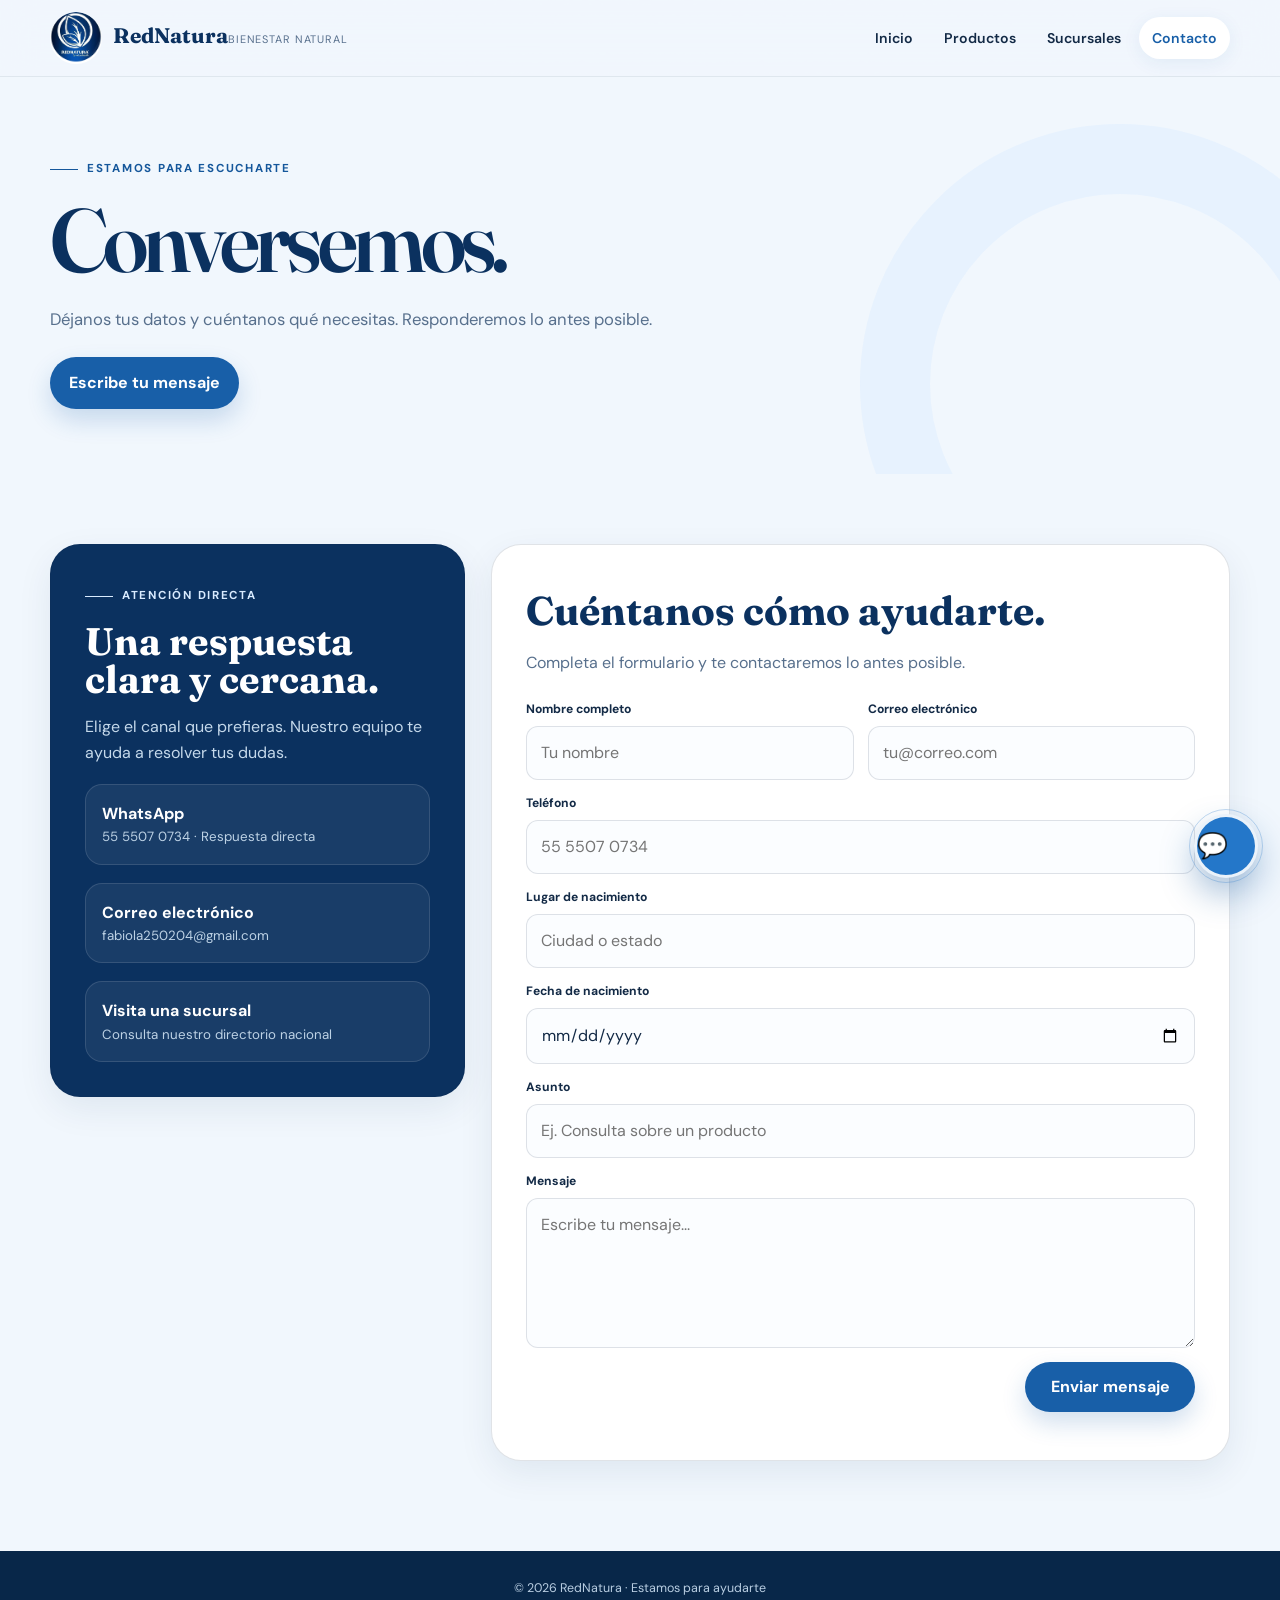
<file: contacto.html>
<!DOCTYPE html>
<html lang="es">
<head>
  <meta charset="UTF-8"><meta name="viewport" content="width=device-width,initial-scale=1">
  <meta name="description" content="Contacta al equipo RedNatura para resolver dudas sobre productos y sucursales.">
  <title>Contacto | RedNatura</title><link rel="stylesheet" href="css/styles.css">
  <!-- Meta Pixel Code -->
  <script>
  !function(f,b,e,v,n,t,s)
  {if(f.fbq)return;n=f.fbq=function(){n.callMethod?
  n.callMethod.apply(n,arguments):n.queue.push(arguments)};
  if(!f._fbq)f._fbq=n;n.push=n;n.loaded=!0;n.version='2.0';
  n.queue=[];t=b.createElement(e);t.async=!0;
  t.src=v;s=b.getElementsByTagName(e)[0];
  s.parentNode.insertBefore(t,s)}(window, document,'script',
  'https://connect.facebook.net/en_US/fbevents.js');
  fbq('init', '891801166824592');
  fbq('track', 'PageView');
  </script>
  <!-- End Meta Pixel Code -->
</head>
<body>
  <noscript><img height="1" width="1" style="display:none"
  src="https://www.facebook.com/tr?id=891801166824592&ev=PageView&noscript=1"
  alt=""></noscript>
  <nav class="navbar" aria-label="Navegación principal"><div class="container">
    <a class="logo" href="index.html"><img src="img/logo.png" alt="" class="logo-img"><span><span class="logo-text">RedNatura</span><span class="brand-note">Bienestar natural</span></span></a>
    <ul class="nav-links"><li><a href="index.html">Inicio</a></li><li><a href="index.html#productos">Productos</a></li><li><a href="sucursales.html">Sucursales</a></li><li><a href="contacto.html" aria-current="page">Contacto</a></li></ul>
  </div></nav>
  <main>
    <section class="page-hero"><div class="container"><span class="hero-kicker">Estamos para escucharte</span><h1>Conversemos.</h1><p>Déjanos tus datos y cuéntanos qué necesitas. Responderemos lo antes posible.</p><div class="hero-actions"><a class="cta-btn cta-primary" href="#contact-form">Escribe tu mensaje</a></div></div></section>
    <section class="contact-page"><div class="container contact-layout">
      <aside class="contact-aside"><span class="sales-card-label">Atención directa</span><h2>Una respuesta clara y cercana.</h2><p>Elige el canal que prefieras. Nuestro equipo te ayuda a resolver tus dudas.</p>
        <a class="contact-method" href="https://wa.me/525555070734?text=Hola%2C%20quiero%20informaci%C3%B3n%20sobre%20RedNatura" target="_blank" rel="noopener"><strong>WhatsApp</strong><small>55 5507 0734 · Respuesta directa</small></a>
        <a class="contact-method" href="mailto:fabiola250204@gmail.com"><strong>Correo electrónico</strong><small>fabiola250204@gmail.com</small></a>
        <a class="contact-method" href="sucursales.html"><strong>Visita una sucursal</strong><small>Consulta nuestro directorio nacional</small></a>
      </aside>
      <section class="contact-form-card" aria-labelledby="contact-title"><h2 id="contact-title">Cuéntanos cómo ayudarte.</h2><p class="lead">Completa el formulario y te contactaremos lo antes posible.</p>
        <div id="prefill-display"></div>

        <form id="contact-form" method="POST" action="https://formsubmit.co/fabiola250204@gmail.com" aria-label="Formulario de contacto">
          <input type="text" name="_honey" class="form-honeypot" tabindex="-1" autocomplete="off" aria-hidden="true">
          <input type="hidden" name="_subject" value="Nuevo mensaje desde web RedNatura">
          <input type="hidden" name="_template" value="table">
          <input type="hidden" id="redirect-url" name="_next" value="gracias.html">
          <input type="hidden" name="_captcha" value="false">

          <div class="field"><label for="nombre">Nombre completo</label><input type="text" name="nombre" id="nombre" placeholder="Tu nombre" required autocomplete="name"></div>
          <div class="field"><label for="correo">Correo electrónico</label><input type="email" name="email" id="correo" placeholder="tu@correo.com" required autocomplete="email"></div>
          <div class="field full"><label for="telefono">Teléfono</label><input type="tel" name="telefono" id="telefono" placeholder="55 5507 0734" inputmode="tel" autocomplete="tel" required></div>
          <div class="field full"><label for="lugar_nacimiento">Lugar de nacimiento</label><input type="text" name="lugar_nacimiento" id="lugar_nacimiento" placeholder="Ciudad o estado" required></div>
          <div class="field full"><label for="fecha_nacimiento">Fecha de nacimiento</label><input type="date" name="fecha_nacimiento" id="fecha_nacimiento" required></div>
          <div class="field full"><label for="asunto">Asunto</label><input type="text" name="asunto" id="asunto" placeholder="Ej. Consulta sobre un producto" required></div>
          <div class="field full"><label for="mensaje">Mensaje</label><textarea name="mensaje" id="mensaje" placeholder="Escribe tu mensaje..." required></textarea></div>

          <input type="hidden" name="producto" id="producto-hidden" value="">
          <input type="hidden" name="precio" id="precio-hidden" value="">

          <div class="form-actions"><button type="submit" class="btn-send"><span class="btn-send-label">Enviar mensaje</span></button></div>
          <div id="flash-messages" class="full" role="status" aria-live="polite" aria-atomic="true"></div>
        </form>

      </section>
    </div></section>
  </main>
  <footer class="footer"><p>© 2026 RedNatura · Estamos para ayudarte</p></footer>
  <div id="chatbot" class="chatbot-container hidden"><div class="chatbot-header"><h3>Asistente RedNatura</h3><button class="close-btn" onclick="toggleChat()" aria-label="Cerrar chat">×</button></div><div id="chat-messages" class="chat-messages"></div><div class="chat-input-group"><input type="text" id="chat-input" placeholder="Escribe aquí..." onkeydown="handleChatInput(event)" autocomplete="off" aria-label="Mensaje de chat"></div></div>
  <button class="chat-toggle" onclick="toggleChat()" aria-label="Abrir chat"><span aria-hidden="true">💬</span><span class="chat-toggle-label">¿Necesitas ayuda?</span></button>

  <script src="js/productos.js"></script>
  <script src="js/sucursales.js"></script>
  <script src="js/contacto.js"></script>
  <script src="js/chatbot.js"></script>
  <script src="js/navigation.js"></script>
</body>
</html>
</file>
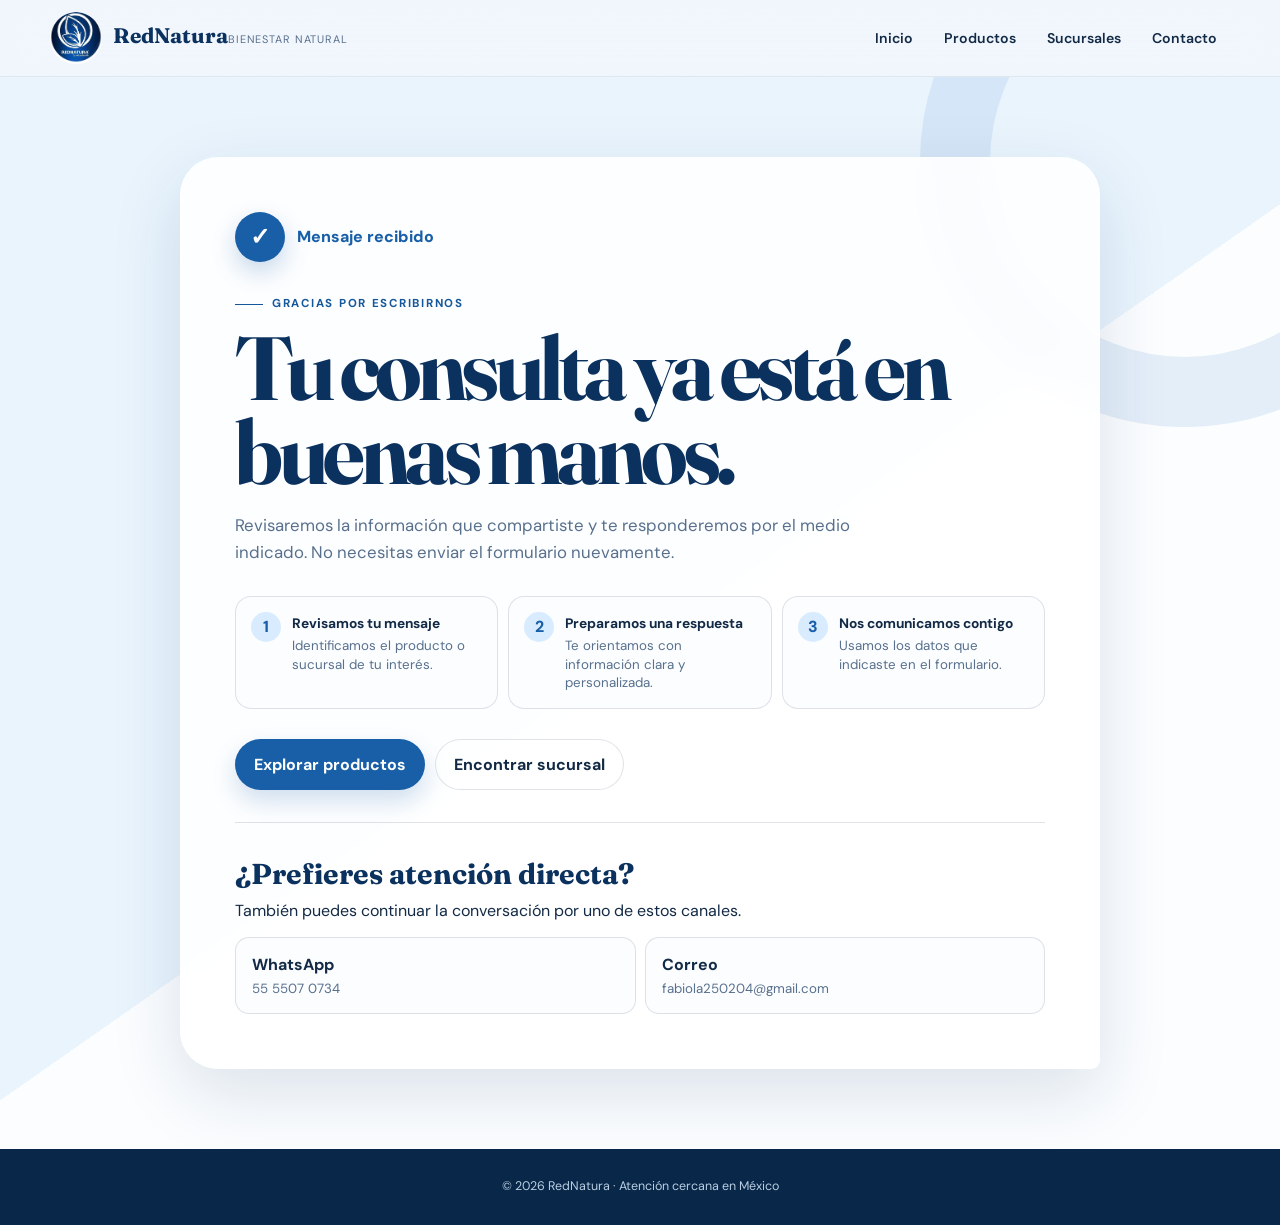
<file: gracias.html>
<!DOCTYPE html>
<html lang="es">
<head>
  <meta charset="UTF-8"><meta name="viewport" content="width=device-width,initial-scale=1">
  <meta name="description" content="Gracias por contactarnos. Nos pondremos en contacto pronto.">
  <title>¡Gracias! | RedNatura</title><link rel="stylesheet" href="css/styles.css">
  <!-- Meta Pixel Code -->
  <script>
  !function(f,b,e,v,n,t,s)
  {if(f.fbq)return;n=f.fbq=function(){n.callMethod?
  n.callMethod.apply(n,arguments):n.queue.push(arguments)};
  if(!f._fbq)f._fbq=n;n.push=n;n.loaded=!0;n.version='2.0';
  n.queue=[];t=b.createElement(e);t.async=!0;
  t.src=v;s=b.getElementsByTagName(e)[0];
  s.parentNode.insertBefore(t,s)}(window, document,'script',
  'https://connect.facebook.net/en_US/fbevents.js');
  fbq('init', '891801166824592');
  fbq('track', 'PageView');
  </script>
  <!-- End Meta Pixel Code -->
</head>
<body>
  <noscript><img height="1" width="1" style="display:none"
  src="https://www.facebook.com/tr?id=891801166824592&ev=PageView&noscript=1"
  alt=""></noscript>
  <nav class="navbar" aria-label="Navegación principal"><div class="container">
    <a class="logo" href="index.html"><img src="img/logo.png" alt="" class="logo-img"><span><span class="logo-text">RedNatura</span><span class="brand-note">Bienestar natural</span></span></a>
    <ul class="nav-links"><li><a href="index.html">Inicio</a></li><li><a href="index.html#productos">Productos</a></li><li><a href="sucursales.html">Sucursales</a></li><li><a href="contacto.html">Contacto</a></li></ul>
  </div></nav>
  <main>
    <section class="thank-you-page"><div class="container">
      <div class="thank-you-content">
        <div class="thank-you-mark"><div class="thank-you-icon" aria-hidden="true">✓</div><span>Mensaje recibido</span></div>
        <span class="hero-kicker">Gracias por escribirnos</span>
        <h1>Tu consulta ya está en buenas manos.</h1>
        <p class="thank-you-message">Revisaremos la información que compartiste y te responderemos por el medio indicado. No necesitas enviar el formulario nuevamente.</p>
        <ol class="response-steps" aria-label="Siguientes pasos"><li><span>1</span><div><strong>Revisamos tu mensaje</strong><small>Identificamos el producto o sucursal de tu interés.</small></div></li><li><span>2</span><div><strong>Preparamos una respuesta</strong><small>Te orientamos con información clara y personalizada.</small></div></li><li><span>3</span><div><strong>Nos comunicamos contigo</strong><small>Usamos los datos que indicaste en el formulario.</small></div></li></ol>
        <div class="thank-you-actions">
          <a class="cta-btn cta-primary" href="index.html#productos">Explorar productos</a>
          <a class="cta-btn cta-secondary" href="sucursales.html">Encontrar sucursal</a>
        </div>
        <div class="thank-you-support">
          <h2>¿Prefieres atención directa?</h2>
          <p>También puedes continuar la conversación por uno de estos canales.</p>
          <div class="support-channels">
            <a href="https://wa.me/525555070734?text=Hola%2C%20necesito%20ayuda%20urgente" target="_blank" rel="noopener" class="support-link"><strong>WhatsApp</strong><small>55 5507 0734</small></a>
            <a href="mailto:fabiola250204@gmail.com" class="support-link"><strong>Correo</strong><small>fabiola250204@gmail.com</small></a>
          </div>
        </div>
      </div>
    </div></section>
  </main>
  <footer class="footer"><p>© 2026 RedNatura · Atención cercana en México</p></footer>
  <script src="js/navigation.js"></script>
</body>
</html>
</file>
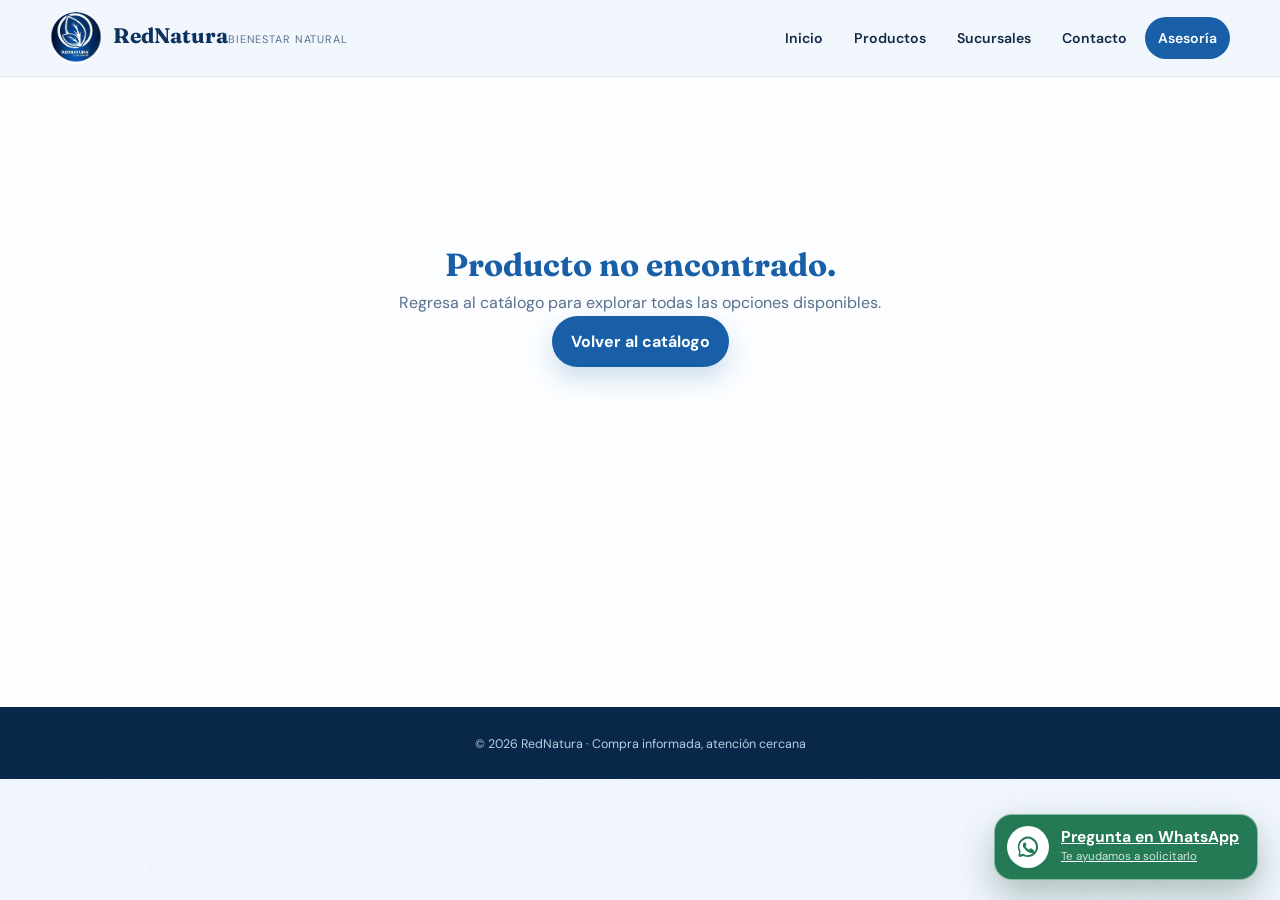
<file: producto.html>
<!DOCTYPE html>
<html lang="es">
<head>
  <meta charset="UTF-8"><meta name="viewport" content="width=device-width, initial-scale=1.0">
  <meta name="description" content="Conoce detalles, beneficios, ingredientes y precio de tu producto RedNatura.">
  <title>Detalle de producto | RedNatura</title><link rel="stylesheet" href="css/styles.css">
  <!-- Meta Pixel Code -->
  <script>
  !function(f,b,e,v,n,t,s)
  {if(f.fbq)return;n=f.fbq=function(){n.callMethod?
  n.callMethod.apply(n,arguments):n.queue.push(arguments)};
  if(!f._fbq)f._fbq=n;n.push=n;n.loaded=!0;n.version='2.0';
  n.queue=[];t=b.createElement(e);t.async=!0;
  t.src=v;s=b.getElementsByTagName(e)[0];
  s.parentNode.insertBefore(t,s)}(window, document,'script',
  'https://connect.facebook.net/en_US/fbevents.js');
  fbq('init', '891801166824592');
  fbq('track', 'PageView');
  </script>
  <!-- End Meta Pixel Code -->
</head>
<body class="product-page">
  <noscript><img height="1" width="1" style="display:none"
  src="https://www.facebook.com/tr?id=891801166824592&ev=PageView&noscript=1"
  alt=""></noscript>
  <nav class="navbar" aria-label="Navegación principal"><div class="container">
    <a class="logo" href="index.html"><img src="img/logo.png" alt="" class="logo-img"><span><span class="logo-text">RedNatura</span><span class="brand-note">Bienestar natural</span></span></a>
    <ul class="nav-links"><li><a href="index.html">Inicio</a></li><li><a href="index.html#productos">Productos</a></li><li><a href="sucursales.html">Sucursales</a></li><li><a href="contacto.html">Contacto</a></li><li><a href="#" onclick="toggleChat();return false;" class="help-link">Asesoría</a></li></ul>
  </div></nav>
  <main class="detail-page"><div class="container"><div id="producto-detalle" class="producto-detail"></div></div></main>
  <footer class="footer"><p>© 2026 RedNatura · Compra informada, atención cercana</p></footer>
  <div id="chatbot" class="chatbot-container hidden"><div class="chatbot-header"><h3>Asistente RedNatura</h3><button class="close-btn" onclick="toggleChat()" aria-label="Cerrar chat">×</button></div><div id="chat-messages" class="chat-messages"></div><div class="chat-input-area"><input id="chat-input" type="text" placeholder="Escribe tu pregunta..." onkeypress="handleChatInput(event)"><button onclick="sendMessage()">Enviar</button></div></div>
  <a class="floating-whatsapp" data-floating-whatsapp href="https://wa.me/525555070734?text=Hola%2C%20quiero%20informaci%C3%B3n%20sobre%20un%20producto%20RedNatura" target="_blank" rel="noopener" aria-label="Preguntar por WhatsApp">
    <svg viewBox="0 0 32 32" aria-hidden="true"><path d="M16 3.2A12.6 12.6 0 0 0 5.1 22.1L3.5 28.8l6.9-1.6A12.6 12.6 0 1 0 16 3.2Zm0 22.9c-2 0-3.9-.6-5.5-1.6l-.4-.2-4.1 1 1.1-4-.3-.4A10.2 10.2 0 1 1 16 26.1Zm5.6-7.6c-.3-.2-1.8-.9-2.1-1-.3-.1-.5-.2-.7.2-.2.3-.8 1-.9 1.2-.2.2-.3.2-.6.1-1.8-.9-3-1.6-4.2-3.7-.3-.5.3-.5.9-1.6.1-.2.1-.4 0-.6l-.9-2.2c-.2-.5-.5-.5-.7-.5h-.6c-.2 0-.6.1-.9.4-.3.3-1.2 1.2-1.2 2.9s1.2 3.3 1.4 3.6c.2.2 2.5 3.8 6 5.3.8.4 1.5.6 2 .7.8.3 1.6.2 2.2.1.7-.1 1.8-.7 2-1.4.3-.7.3-1.3.2-1.4-.1-.3-.3-.4-.6-.5Z"/></svg>
    <span><strong>Pregunta en WhatsApp</strong><small>Te ayudamos a solicitarlo</small></span>
  </a>
  <script src="js/productos.js"></script><script src="js/sucursales.js"></script><script src="js/producto-detalle.js"></script><script src="js/chatbot.js"></script><script src="js/navigation.js"></script>
</body>
</html>
</file>
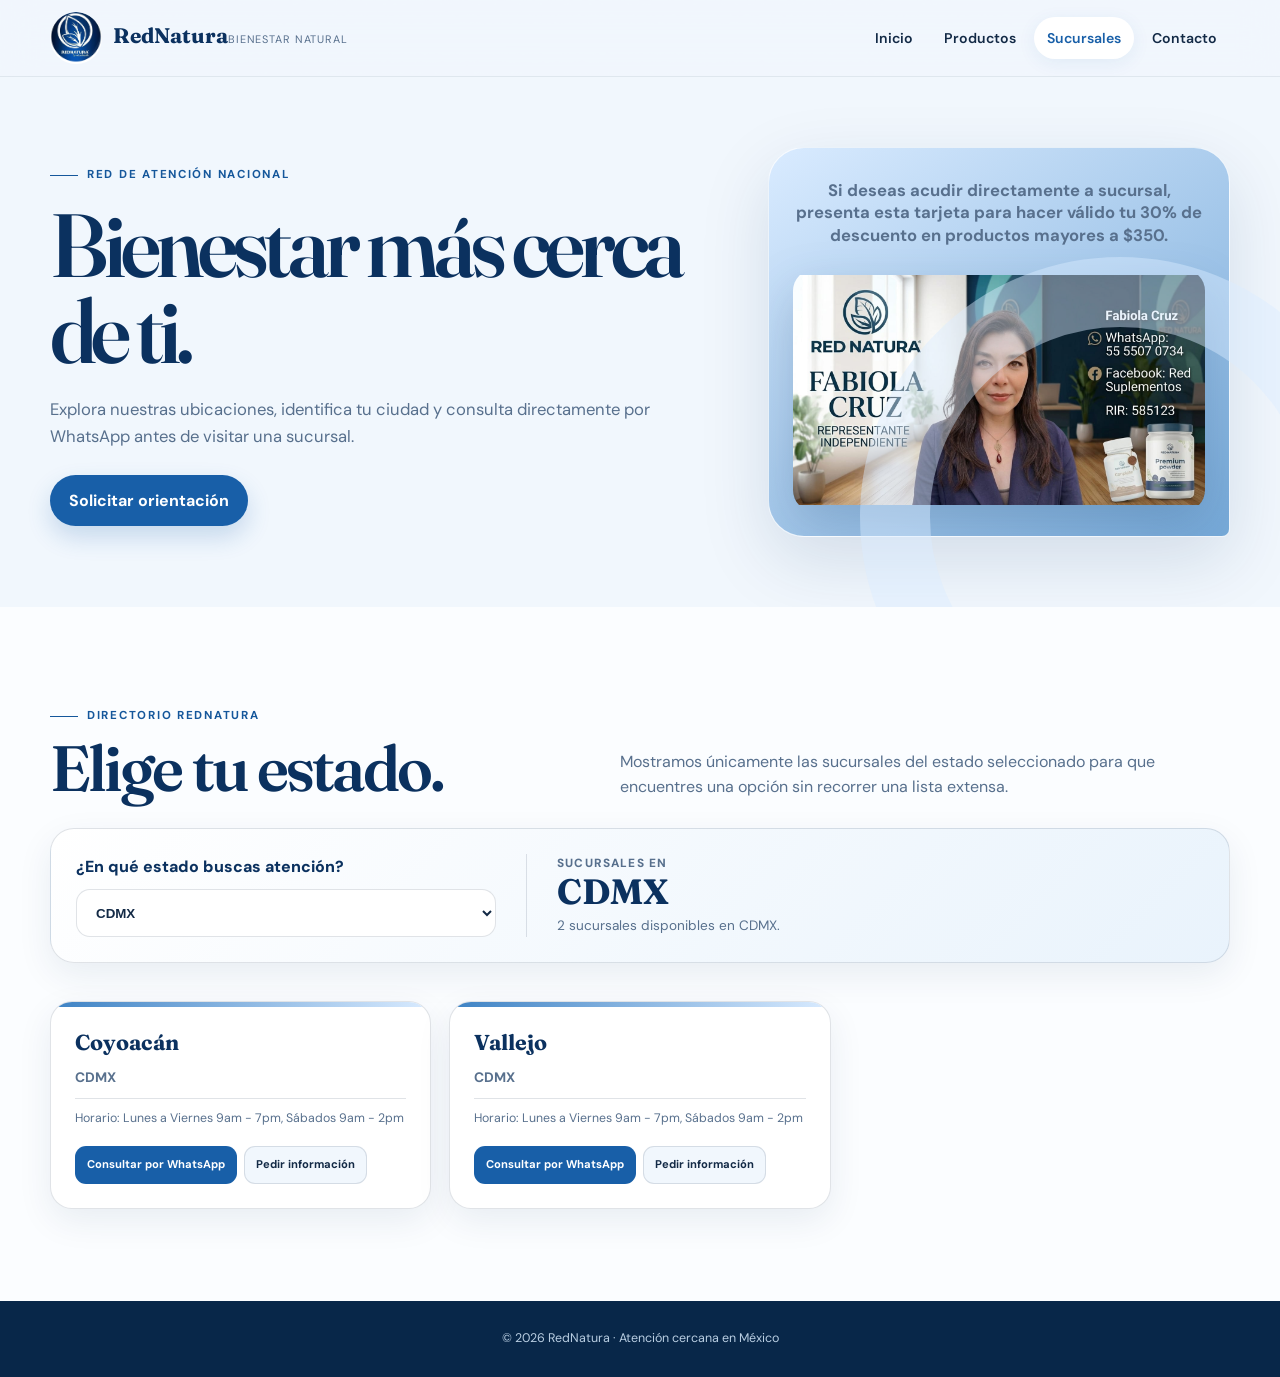
<file: sucursales.html>
<!DOCTYPE html>
<html lang="es">
<head>
  <meta charset="UTF-8"><meta name="viewport" content="width=device-width, initial-scale=1.0">
  <meta name="description" content="Encuentra una sucursal RedNatura cerca de ti.">
  <title>Sucursales | RedNatura</title><link rel="stylesheet" href="css/styles.css">
  <!-- Meta Pixel Code -->
  <script>
  !function(f,b,e,v,n,t,s)
  {if(f.fbq)return;n=f.fbq=function(){n.callMethod?
  n.callMethod.apply(n,arguments):n.queue.push(arguments)};
  if(!f._fbq)f._fbq=n;n.push=n;n.loaded=!0;n.version='2.0';
  n.queue=[];t=b.createElement(e);t.async=!0;
  t.src=v;s=b.getElementsByTagName(e)[0];
  s.parentNode.insertBefore(t,s)}(window, document,'script',
  'https://connect.facebook.net/en_US/fbevents.js');
  fbq('init', '891801166824592');
  fbq('track', 'PageView');
  </script>
  <!-- End Meta Pixel Code -->
</head>
<body>
  <noscript><img height="1" width="1" style="display:none"
  src="https://www.facebook.com/tr?id=891801166824592&ev=PageView&noscript=1"
  alt=""></noscript>
  <nav class="navbar" aria-label="Navegación principal"><div class="container">
    <a class="logo" href="index.html"><img src="img/logo.png" alt="" class="logo-img"><span><span class="logo-text">RedNatura</span><span class="brand-note">Bienestar natural</span></span></a>
    <ul class="nav-links"><li><a href="index.html">Inicio</a></li><li><a href="index.html#productos">Productos</a></li><li><a href="sucursales.html" aria-current="page">Sucursales</a></li><li><a href="contacto.html">Contacto</a></li></ul>
  </div></nav>
  <main>
    <section class="page-hero branch-page-hero"><div class="container branch-hero-layout">
      <div class="branch-hero-copy"><span class="hero-kicker">Red de atención nacional</span><h1>Bienestar más cerca de ti.</h1><p>Explora nuestras ubicaciones, identifica tu ciudad y consulta directamente por WhatsApp antes de visitar una sucursal.</p><div class="hero-actions"><a class="cta-btn cta-primary" href="contacto.html">Solicitar orientación</a></div></div>
      <figure class="branch-hero-image">
        <p class="tarjeta-descuento-nota">Si deseas acudir directamente a sucursal, presenta esta tarjeta para hacer válido tu 30% de descuento en productos mayores a $350.</p>
        <img src="img/tarjeta.png" alt="Tarjeta informativa de RedNatura" onerror="this.hidden=true;this.parentElement.classList.add('is-placeholder')">
        <figcaption><strong>Espacio para tarjeta.png</strong><span>Agrega la imagen en la carpeta <code>img</code> y aparecerá aquí automáticamente.</span></figcaption>
      </figure>
    </div></section>
    <section id="directorio" class="sucursales"><div class="container">
      <div class="section-heading"><div><span class="section-kicker">Directorio RedNatura</span><h2>Elige tu estado.</h2></div><p>Mostramos únicamente las sucursales del estado seleccionado para que encuentres una opción sin recorrer una lista extensa.</p></div>
      <div class="branch-selector">
        <label for="estado-sucursal">¿En qué estado buscas atención?</label>
        <select id="estado-sucursal" onchange="cambiarEstadoSucursal(this.value)"><option value="">Selecciona un estado</option></select>
        <div class="branch-result-heading"><span>Sucursales en</span><strong id="estado-seleccionado">CDMX</strong><p id="sucursales-conteo" role="status" aria-live="polite"></p></div>
      </div>
      <div id="sucursales-grid" class="sucursales-grid"></div>
    </div></section>
  </main>
  <footer class="footer"><p>© 2026 RedNatura · Atención cercana en México</p></footer>
  <script src="js/sucursales.js"></script><script src="js/navigation.js"></script><script>document.addEventListener('DOMContentLoaded',()=>cargarSucursales(true));</script>
</body>
</html>
</file>
<file: css/styles.css>
@import url('https://fonts.googleapis.com/css2?family=DM+Sans:wght@400;500;600;700&family=Fraunces:opsz,wght@9..144,600;9..144,700&display=swap');

:root{
  --ink:#132a46;--ink-soft:#58708d;--forest:#185fa8;--forest-deep:#0b315f;--leaf:#3d82c4;
  --lime:#d9ebff;--cream:#f1f7fd;--paper:#fbfdff;--sand:#dbe8f5;--clay:#2477c9;--clay-dark:#15579b;
  --white:#fff;--line:rgba(19,42,70,.13);--shadow:0 24px 70px rgba(11,49,95,.13);--shadow-soft:0 12px 35px rgba(11,49,95,.08);
  --radius:28px;--radius-sm:16px;--display:"Fraunces",Georgia,serif;--body:"DM Sans",sans-serif;
}
*{box-sizing:border-box;margin:0;padding:0}html{scroll-behavior:smooth}body{font-family:var(--body);color:var(--ink);background:var(--cream);line-height:1.6;-webkit-font-smoothing:antialiased}body::before{content:"";position:fixed;inset:0;z-index:-1;pointer-events:none;opacity:.28;background-image:url("data:image/svg+xml,%3Csvg viewBox='0 0 180 180' xmlns='http://www.w3.org/2000/svg'%3E%3Cfilter id='n'%3E%3CfeTurbulence type='fractalNoise' baseFrequency='.9' numOctaves='2' stitchTiles='stitch'/%3E%3C/filter%3E%3Crect width='100%25' height='100%25' filter='url(%23n)' opacity='.12'/%3E%3C/svg%3E")}
img{display:block;max-width:100%}button,input,textarea{font:inherit}button,a{touch-action:manipulation}.container{width:min(1180px,calc(100% - 40px));margin-inline:auto}.hidden{display:none!important}
.navbar{position:sticky;top:0;z-index:50;padding:12px 0;border-bottom:1px solid rgba(19,42,70,.08);background:rgba(241,247,253,.9);backdrop-filter:blur(18px)}.navbar .container{display:flex;align-items:center;justify-content:space-between;gap:30px}.logo{display:flex;align-items:center;gap:11px;color:var(--forest-deep);text-decoration:none}.logo-img{width:52px;height:52px;object-fit:contain;border-radius:50%;background:var(--white)}.logo-text{font-family:var(--display);font-size:1.32rem;font-weight:700;line-height:1}.logo p,.brand-note{margin-top:4px;color:var(--ink-soft);font-size:.68rem;letter-spacing:.08em;text-transform:uppercase}.nav-links{display:flex;align-items:center;gap:5px;list-style:none}.nav-links a{display:block;padding:10px 13px;border-radius:999px;color:var(--ink);font-size:.88rem;font-weight:600;text-decoration:none;transition:.2s ease}.nav-links a:hover,.nav-links a[aria-current="page"]{background:var(--white);color:var(--forest);box-shadow:0 4px 18px rgba(24,95,168,.08)}.nav-links .help-link{background:var(--forest);color:var(--white)}
.hero{position:relative;overflow:hidden;padding:74px 0 90px;background:var(--cream)}.hero::before{content:"";position:absolute;width:600px;height:600px;right:-220px;top:-250px;border-radius:50%;border:90px solid rgba(61,130,196,.12)}.hero::after{content:"";position:absolute;width:330px;height:330px;left:-180px;bottom:-190px;border-radius:50%;background:var(--lime)}.hero-shell{position:relative;z-index:1;display:grid;grid-template-columns:minmax(0,1.12fr) minmax(340px,.72fr);align-items:center;gap:70px;width:min(1180px,calc(100% - 40px));margin:auto}.hero-kicker,.section-kicker,.sales-card-label{display:inline-flex;align-items:center;gap:9px;color:var(--clay-dark);font-size:.72rem;font-weight:700;letter-spacing:.15em;text-transform:uppercase}.hero-kicker::before,.section-kicker::before,.sales-card-label::before{content:"";width:28px;height:1px;background:currentColor}.hero h1,.page-hero h1{max-width:790px;margin:18px 0 23px;font-family:var(--display);font-size:clamp(3.1rem,6.8vw,6.5rem);font-weight:600;line-height:.96;letter-spacing:-.055em;color:var(--forest-deep)}.hero h1 em{color:var(--clay);font-style:italic}.hero-lead{max-width:660px;color:var(--ink-soft);font-size:1.08rem;line-height:1.8}.hero-actions{display:flex;flex-wrap:wrap;gap:12px;margin-top:31px}.cta-btn,.btn,.btn-send,.btn-submit{display:inline-flex;align-items:center;justify-content:center;gap:9px;min-height:46px;padding:12px 18px;border:1px solid transparent;border-radius:999px;cursor:pointer;font-weight:700;text-decoration:none;transition:transform .2s ease,box-shadow .2s ease,background .2s ease}.cta-btn:hover,.btn:hover,.btn-send:hover,.btn-submit:hover{transform:translateY(-2px)}.cta-primary,.btn-primary,.btn-submit,.btn-send{background:var(--forest);color:var(--white);box-shadow:0 11px 24px rgba(24,95,168,.2)}.cta-primary:hover,.btn-primary:hover,.btn-submit:hover,.btn-send:hover{background:var(--forest-deep);box-shadow:0 16px 30px rgba(24,95,168,.25)}.cta-secondary,.btn-outline{border-color:var(--line);background:rgba(255,255,255,.5);color:var(--ink)}.cta-secondary:hover,.btn-outline:hover{background:var(--white)}.hero-trust{display:flex;flex-wrap:wrap;gap:20px;margin-top:30px;color:var(--forest);font-size:.83rem;font-weight:600}.hero-sales-card{position:relative;padding:38px;border:1px solid rgba(255,255,255,.13);border-radius:38px 38px 10px 38px;color:var(--white);background:var(--forest-deep);box-shadow:0 34px 70px rgba(11,49,95,.24)}.hero-sales-card::before{content:"30%";position:absolute;right:-24px;top:-28px;display:grid;place-items:center;width:88px;height:88px;border-radius:50%;background:var(--clay);color:var(--white);font-family:var(--display);font-size:1.5rem;transform:rotate(8deg);box-shadow:0 12px 30px rgba(21,87,155,.3)}.sales-card-label{color:var(--lime)}.hero-sales-card h2{margin:16px 0 10px;font-family:var(--display);font-size:2.2rem;line-height:1.05}.hero-sales-card>p{margin-bottom:24px;color:#cbdced}.whatsapp-card,.branch-card{display:grid;grid-template-columns:auto 1fr auto;align-items:center;gap:13px;padding:14px;border-radius:18px;text-decoration:none;transition:.2s ease}.whatsapp-card{margin-bottom:10px;background:var(--paper);color:var(--ink);box-shadow:0 14px 35px rgba(0,0,0,.16)}.branch-card{border:1px solid rgba(255,255,255,.15);color:var(--white);background:rgba(255,255,255,.06)}.whatsapp-card:hover,.branch-card:hover{transform:translateX(4px)}.whatsapp-card__icon,.branch-card__icon{display:grid;place-items:center;width:44px;height:44px;border-radius:14px;background:var(--lime);color:var(--forest);font-size:1.1rem}.branch-card__icon{background:rgba(255,255,255,.1);color:var(--white)}.whatsapp-card strong,.branch-card strong{display:block;font-size:.9rem}.whatsapp-card small,.branch-card small{display:block;margin-top:2px;color:var(--ink-soft);font-size:.72rem}.branch-card small{color:#c4d8ec}.whatsapp-card__arrow,.branch-card__cta{font-weight:700}
.productos,.sucursales,.detail-page{padding:92px 0;background:var(--paper)}.section-heading{display:flex;align-items:end;justify-content:space-between;gap:30px;margin-bottom:28px}.section-heading h2,.productos>.container>h2,.contact-section h2{margin-top:10px;font-family:var(--display);font-size:clamp(2.4rem,5vw,4.5rem);font-weight:600;line-height:1;color:var(--forest-deep);letter-spacing:-.045em}.descripcion,.section-heading p,.sucursales>.container>p{max-width:610px;color:var(--ink-soft)}.productos>.container>h2+.descripcion{margin-top:12px}.filtros{display:flex;gap:8px;overflow-x:auto;margin:30px 0 38px;padding:5px 3px 12px;scrollbar-width:thin}.filtro-btn{flex:0 0 auto;padding:9px 15px;border:1px solid var(--line);border-radius:999px;color:var(--ink-soft);background:transparent;cursor:pointer;font-size:.82rem;font-weight:600;transition:.2s}.filtro-btn:hover,.filtro-btn.active{border-color:var(--forest);background:var(--forest);color:var(--white)}.productos-grid{display:grid;grid-template-columns:repeat(3,minmax(0,1fr));gap:22px}.producto-card{position:relative;display:flex;flex-direction:column;overflow:hidden;border:1px solid var(--line);border-radius:26px;background:var(--white);box-shadow:var(--shadow-soft);transition:transform .25s ease,box-shadow .25s ease}.producto-card:hover{transform:translateY(-7px);box-shadow:var(--shadow)}.producto-card:nth-child(3n+2){transform:translateY(18px)}.producto-card:nth-child(3n+2):hover{transform:translateY(10px)}.producto-imagen-container{position:relative;display:grid;place-items:center;min-height:245px;padding:28px;background:radial-gradient(circle at 50% 42%,#fff 0 33%,transparent 34%),linear-gradient(145deg,#e5f0fb,var(--cream))}.producto-imagen-container::after{content:"";position:absolute;inset:auto 22px 18px;height:18px;border-radius:50%;background:rgba(19,42,70,.13);filter:blur(10px)}.producto-imagen{position:relative;z-index:1;width:100%;height:205px;object-fit:contain;transition:transform .35s ease}.producto-card:hover .producto-imagen{transform:scale(1.04) rotate(-1deg)}.producto-placeholder{position:relative;z-index:1;display:grid;place-items:center;width:138px;height:174px;padding:14px;border-radius:18px 18px 32px 32px;background:linear-gradient(165deg,var(--white),#e4eff9);color:var(--forest);font-family:var(--display);font-size:1.05rem;text-align:center;box-shadow:0 18px 30px rgba(19,42,70,.13)}.descuento-badge{position:absolute;z-index:2;top:16px;left:16px;padding:8px 12px;border-radius:999px;background:var(--clay);color:var(--white);font-size:.75rem;font-weight:800;letter-spacing:.08em;box-shadow:0 8px 20px rgba(21,87,155,.24)}.producto-body{display:flex;flex:1;flex-direction:column;padding:24px}.producto-category{margin-bottom:7px;color:var(--leaf);font-size:.7rem;font-weight:700;letter-spacing:.13em;text-transform:uppercase}.producto-body h3{font-family:var(--display);font-size:1.55rem;line-height:1.08;color:var(--forest-deep)}.desc-corta{min-height:50px;margin:10px 0;color:var(--ink-soft);font-size:.88rem}.producto-info{display:flex;align-items:end;justify-content:space-between;gap:12px;margin-top:auto;padding:17px 0;border-top:1px solid var(--line)}.price-stack{display:flex;flex-direction:column}.price-label{color:var(--ink-soft);font-size:.68rem;text-transform:uppercase;letter-spacing:.1em}.precio{color:var(--ink);font-size:1.16rem;font-weight:700}.precio.original{text-decoration:line-through;color:#8498ad;font-size:.9rem;font-weight:500}.precio-descuento{color:var(--clay-dark);font-family:var(--display);font-size:1.75rem;font-weight:700;line-height:1}.saving-pill{padding:7px 9px;border-radius:10px;color:var(--clay-dark);background:#deedfb;font-size:.7rem;font-weight:700}.producto-actions{display:grid;grid-template-columns:1fr auto;gap:8px}.producto-actions .btn{min-height:42px;padding:10px 13px;border-radius:13px;background:var(--forest);color:var(--white);font-size:.78rem}.producto-actions .btn-whatsapp{width:44px;padding:10px;background:#dcecff;color:var(--forest);box-shadow:none}.producto-actions .btn-whatsapp span{display:none}
.promo-strip{position:relative;overflow:hidden;padding:52px 0;background:var(--clay);color:var(--white)}.promo-strip::after{content:"NATURAL · CERCANO · CONFIABLE ·";position:absolute;top:-22px;right:-20px;white-space:nowrap;color:rgba(255,255,255,.08);font-family:var(--display);font-size:6rem;font-weight:700}.promo-strip__inner{position:relative;z-index:1;display:grid;grid-template-columns:auto 1fr auto;align-items:center;gap:25px}.promo-number{font-family:var(--display);font-size:5.6rem;line-height:.8}.promo-strip h2{font-family:var(--display);font-size:2rem;line-height:1.05}.promo-strip p{margin-top:5px;color:#dcecff}.promo-strip .cta-btn{background:var(--white);color:var(--clay-dark)}
.branch-spotlight{padding:70px 0;background:var(--cream)}.branch-spotlight__inner{display:grid;grid-template-columns:1fr auto;align-items:center;gap:30px;padding:46px;border:1px solid var(--line);border-radius:34px 8px 34px 34px;background:var(--white);box-shadow:var(--shadow-soft)}.branch-spotlight h2{max-width:700px;margin:12px 0 10px;font-family:var(--display);font-size:clamp(2rem,4vw,3.5rem);line-height:1;color:var(--forest-deep)}.branch-spotlight p{color:var(--ink-soft)}.branch-spotlight__action{display:flex;align-items:center;gap:20px;padding:15px 20px;border-radius:999px;background:var(--forest);color:var(--white);font-weight:700;text-decoration:none}.contacto{padding:88px 0;background:var(--forest-deep);color:var(--white)}.conocenos-content{display:grid;grid-template-columns:1fr .72fr;align-items:center;gap:80px}.conocenos-texto h2{margin-bottom:18px;font-family:var(--display);font-size:clamp(2.5rem,5vw,4.7rem);line-height:1}.conocenos-texto>p{color:#c9dced}.beneficios-list{display:grid;grid-template-columns:1fr 1fr;gap:11px;margin:25px 0;list-style:none}.beneficios-list li{padding:11px 13px;border:1px solid rgba(255,255,255,.12);border-radius:13px;background:rgba(255,255,255,.05);font-size:.86rem}.conocenos-imagen{position:relative;min-height:350px;border-radius:50% 50% 8px 50%;background:radial-gradient(circle,var(--lime),#76a9d8);box-shadow:inset 0 0 0 18px rgba(255,255,255,.08)}.conocenos-imagen::before{content:"Tu bienestar merece atención cercana.";position:absolute;left:50%;top:50%;width:70%;transform:translate(-50%,-50%);font-family:var(--display);font-size:2.1rem;line-height:1.08;text-align:center;color:var(--forest-deep)}.conocenos-imagen img{display:none}
.page-hero{position:relative;overflow:hidden;padding:75px 0 65px;background:var(--cream)}.page-hero::after{content:"";position:absolute;right:-100px;bottom:-170px;width:380px;height:380px;border:70px solid var(--lime);border-radius:50%;opacity:.45}.page-hero h1{max-width:850px;font-size:clamp(3rem,7vw,6rem)}.page-hero p{max-width:650px;color:var(--ink-soft);font-size:1.04rem}.page-hero .hero-actions{margin-top:25px}.sucursales-grid{display:grid;grid-template-columns:repeat(3,minmax(0,1fr));gap:18px;margin-top:38px}.sucursal-card{position:relative;overflow:hidden;padding:24px;border:1px solid var(--line);border-radius:22px;background:var(--white);box-shadow:var(--shadow-soft);transition:.2s}.sucursal-card::before{content:"";position:absolute;inset:0 0 auto;height:5px;background:linear-gradient(90deg,var(--leaf),var(--lime))}.sucursal-card:hover{transform:translateY(-5px);box-shadow:var(--shadow)}.sucursal-card h3{margin-bottom:5px;font-family:var(--display);font-size:1.35rem;color:var(--forest-deep)}.sucursal-card>p{color:var(--ink-soft);font-size:.86rem}.sucursal-card .horario{margin-top:10px;padding-top:10px;border-top:1px solid var(--line);font-size:.77rem}.sucursal-actions{display:flex;flex-wrap:wrap;gap:7px;margin-top:18px}.sucursal-actions .btn{min-height:38px;padding:8px 11px;border-radius:11px;background:var(--forest);color:var(--white);font-size:.7rem}.sucursal-actions .btn-outline{border-color:var(--line);background:var(--cream);color:var(--ink)}
.detail-page{min-height:70vh}.producto-detail{max-width:1080px;margin:auto}.detail-layout{display:grid;grid-template-columns:.88fr 1.12fr;gap:55px;align-items:start}.detail-visual{position:sticky;top:100px}.detail-image-wrap{position:relative;display:grid;place-items:center;min-height:520px;padding:40px;border-radius:38px 38px 8px 38px;background:linear-gradient(145deg,#dcecfb,var(--cream));box-shadow:var(--shadow-soft)}.detail-image{width:100%;height:420px;object-fit:contain}.detail-promo{position:absolute;left:24px;bottom:24px;padding:14px 18px;border-radius:18px;background:var(--clay);color:var(--white);box-shadow:0 12px 30px rgba(21,87,155,.25)}.detail-promo strong{display:block;font-family:var(--display);font-size:1.6rem;line-height:1}.detail-category{color:var(--clay-dark);font-size:.72rem;font-weight:700;letter-spacing:.14em;text-transform:uppercase}.detail-copy h1{margin:12px 0 10px;font-family:var(--display);font-size:clamp(3rem,6vw,5.1rem);line-height:.92;color:var(--forest-deep);letter-spacing:-.05em}.detail-presentation{color:var(--leaf);font-weight:700}.detail-description{margin:20px 0;color:var(--ink-soft);font-size:1.02rem;line-height:1.8}.detail-price{display:flex;align-items:end;justify-content:space-between;gap:18px;margin:25px 0;padding:20px;border:1px solid var(--line);border-radius:20px;background:var(--cream)}.detail-price .precio-descuento{font-size:2.6rem}.detail-actions{display:grid;grid-template-columns:1fr 1fr;gap:10px}.detail-actions .btn{border-radius:14px}.detail-sections{display:grid;grid-template-columns:1fr 1fr;gap:18px;margin-top:38px}.detail-card{padding:26px;border:1px solid var(--line);border-radius:22px;background:var(--white)}.detail-card h2{margin-bottom:16px;font-family:var(--display);font-size:1.65rem;color:var(--forest-deep)}.detail-list{list-style:none}.detail-list li{position:relative;padding:10px 0 10px 25px;border-bottom:1px solid var(--line);color:var(--ink-soft);font-size:.9rem}.detail-list li::before{content:"";position:absolute;left:2px;top:18px;width:8px;height:8px;border-radius:50%;background:var(--leaf)}.usage-card{grid-column:1/-1;background:var(--forest-deep);color:var(--white)}.usage-card h2{color:var(--lime)}.usage-card p{color:#d3e3f2}
.contact-page{padding:70px 0 90px;background:var(--cream)}.contact-layout{display:grid;grid-template-columns:.72fr 1.28fr;gap:26px;align-items:start}.contact-aside,.contact-form-card{padding:34px;border:1px solid var(--line);border-radius:30px;background:var(--white);box-shadow:var(--shadow-soft)}.contact-aside{position:sticky;top:100px;color:var(--white);background:var(--forest-deep)}.contact-aside h2{margin:16px 0;font-family:var(--display);font-size:2.4rem;line-height:1;color:var(--white)}.contact-aside>p{color:#c5d9eb}.contact-method{display:block;margin-top:18px;padding:16px;border:1px solid rgba(255,255,255,.12);border-radius:17px;color:var(--white);text-decoration:none;background:rgba(255,255,255,.06)}.contact-method small{display:block;color:#bdd2e5}.contact-form-card h2{font-family:var(--display);font-size:2.5rem;color:var(--forest-deep)}.contact-form-card .lead{margin:7px 0 24px;color:var(--ink-soft)}#contact-form{display:grid;grid-template-columns:1fr 1fr;gap:14px}#contact-form .full{grid-column:1/-1}.field{display:flex;flex-direction:column;gap:7px}.field label{color:var(--ink);font-size:.76rem;font-weight:700}.field input,.field textarea,#registro-form input,#registro-form textarea{width:100%;padding:13px 14px;border:1px solid var(--line);border-radius:12px;outline:none;color:var(--ink);background:var(--paper);transition:.2s}.field input:focus,.field textarea:focus,#registro-form input:focus,#registro-form textarea:focus{border-color:var(--leaf);box-shadow:0 0 0 4px rgba(61,130,196,.14)}.field textarea{min-height:150px;resize:vertical}.form-actions{grid-column:1/-1;display:flex;justify-content:flex-end}.btn-send{border:0}.prefill-box,.flash,.form-message{grid-column:1/-1;margin-bottom:14px;padding:12px 14px;border-radius:12px;font-weight:600}.prefill-box,.flash.success,.form-message.success{border:1px solid #b9d8f4;background:#e6f2fd;color:var(--forest)}.flash.error,.form-message.error{border:1px solid #a9caea;background:#edf6ff;color:var(--clay-dark)}
.footer{padding:28px 20px;color:#b9cee2;background:#082749;text-align:center;font-size:.78rem}.chat-toggle{position:fixed;z-index:60;right:22px;bottom:22px;display:grid;place-items:center;width:58px;height:58px;border:0;border-radius:50%;background:var(--clay);color:var(--white);cursor:pointer;box-shadow:0 14px 30px rgba(21,87,155,.3);font-size:1.25rem}.chatbot-container{position:fixed;z-index:70;right:22px;bottom:92px;width:min(370px,calc(100vw - 30px));overflow:hidden;border:1px solid var(--line);border-radius:22px;background:var(--white);box-shadow:var(--shadow)}.chatbot-header{display:flex;align-items:center;justify-content:space-between;padding:16px 18px;color:var(--white);background:var(--forest-deep)}.chatbot-header h3{font-family:var(--display)}.close-btn,.close-modal{border:0;background:transparent;color:inherit;cursor:pointer;font-size:1.6rem}.chat-messages{height:330px;overflow-y:auto;padding:16px;background:var(--cream)}.chat-input-area{display:flex;gap:8px;padding:12px;border-top:1px solid var(--line)}.chat-input-area input{flex:1;min-width:0;padding:10px;border:1px solid var(--line);border-radius:11px}.chat-input-area button{padding:10px 13px;border:0;border-radius:11px;background:var(--forest);color:var(--white)}.message{margin:8px 0;padding:10px 12px;border-radius:13px;font-size:.82rem}.message.bot{background:var(--white)}.message.user{margin-left:30px;background:var(--forest);color:var(--white)}.chat-menu{display:flex;flex-wrap:wrap;gap:5px;margin:8px 0}.chat-menu .btn{min-height:32px;padding:6px 9px;border-radius:9px;background:var(--white);color:var(--forest);font-size:.68rem;box-shadow:none}.modal{position:fixed;z-index:100;inset:0;display:grid;place-items:center;padding:20px;background:rgba(7,32,65,.72);backdrop-filter:blur(8px)}.modal-content{position:relative;width:min(650px,100%);max-height:90vh;overflow:auto;padding:32px;border-radius:26px;background:var(--white)}.modal-content h2{margin-bottom:20px;font-family:var(--display);font-size:2rem}.close-modal{position:absolute;right:18px;top:12px;color:var(--ink)}#registro-form{display:grid;grid-template-columns:1fr 1fr;gap:10px}#registro-form label,#registro-form textarea,#registro-form .btn-submit,#registro-form .hidden{grid-column:1/-1}#registro-form label{font-size:.75rem}.btn-submit{border:0;margin-top:8px}.empty-state{grid-column:1/-1;padding:70px 20px;text-align:center;color:var(--ink-soft)}.empty-state h3{font-family:var(--display);font-size:2rem;color:var(--forest)}
@media(max-width:960px){.nav-links{gap:0}.nav-links a{padding:9px 8px}.hero-shell,.conocenos-content,.detail-layout,.contact-layout{grid-template-columns:1fr}.hero-sales-card{max-width:620px}.productos-grid,.sucursales-grid{grid-template-columns:repeat(2,minmax(0,1fr))}.producto-card:nth-child(3n+2){transform:none}.promo-strip__inner{grid-template-columns:auto 1fr}.promo-strip .cta-btn{grid-column:1/-1;width:max-content}.detail-visual,.contact-aside{position:static}.detail-image-wrap{min-height:420px}.beneficios-list{grid-template-columns:1fr 1fr}}
@media(max-width:700px){.container,.hero-shell{width:min(100% - 28px,1180px)}.navbar{position:relative}.navbar .container{align-items:flex-start;flex-direction:column;gap:10px}.nav-links{width:100%;overflow-x:auto;padding-bottom:3px}.nav-links a{white-space:nowrap}.logo p{display:none}.hero{padding:55px 0 65px}.hero-shell{gap:40px}.hero h1,.page-hero h1{font-size:clamp(2.9rem,15vw,4.3rem)}.hero-actions,.detail-actions{grid-template-columns:1fr;flex-direction:column}.hero-actions .cta-btn{width:100%}.hero-trust{display:grid;gap:7px}.hero-sales-card{padding:28px 22px;border-radius:28px 28px 8px 28px}.hero-sales-card::before{right:8px;top:-28px;width:74px;height:74px}.whatsapp-card,.branch-card{grid-template-columns:auto 1fr}.whatsapp-card__arrow,.branch-card__cta{display:none}.productos,.sucursales,.detail-page{padding:68px 0}.productos-grid,.sucursales-grid{grid-template-columns:1fr}.producto-card:nth-child(n){transform:none}.section-heading{align-items:start;flex-direction:column}.promo-strip__inner{grid-template-columns:1fr}.promo-number{font-size:4.4rem}.promo-strip .cta-btn{grid-column:auto;width:100%}.branch-spotlight{padding:50px 0}.branch-spotlight__inner{grid-template-columns:1fr;padding:28px;border-radius:27px 7px 27px 27px}.branch-spotlight__action{justify-content:space-between}.conocenos-content{gap:45px}.beneficios-list{grid-template-columns:1fr}.conocenos-imagen{min-height:280px}.detail-image-wrap{min-height:360px;padding:25px}.detail-image{height:320px}.detail-price{align-items:start;flex-direction:column}.detail-sections{grid-template-columns:1fr}.usage-card{grid-column:auto}.contact-page{padding:50px 0}.contact-aside,.contact-form-card{padding:24px;border-radius:22px}#contact-form,#registro-form{grid-template-columns:1fr}#contact-form .full,#registro-form label,#registro-form textarea,#registro-form .btn-submit{grid-column:auto}.form-actions .btn-send{width:100%}.chat-toggle{right:15px;bottom:15px}.chatbot-container{right:15px;bottom:82px}.modal-content{padding:25px 20px}}
@media(prefers-reduced-motion:reduce){*{scroll-behavior:auto!important;transition:none!important;animation:none!important}}

/* Marco final para tarjeta promocional */
.tarjeta-frame{display:grid;place-items:center;overflow:hidden;padding:22px;background:linear-gradient(145deg,#d9ebff,#76a9d8);box-shadow:inset 0 0 0 18px rgba(255,255,255,.1),0 24px 60px rgba(7,49,95,.22)}
.tarjeta-frame::before{display:none}.tarjeta-frame img{display:block;width:100%;height:100%;max-height:430px;object-fit:contain;border-radius:22px;filter:drop-shadow(0 18px 25px rgba(11,49,95,.2))}.tarjeta-frame figcaption{display:none;text-align:center;color:var(--forest-deep)}.tarjeta-frame.tarjeta-pendiente figcaption{display:grid;gap:7px}.tarjeta-frame figcaption strong{font-family:var(--display);font-size:2rem;line-height:1}.tarjeta-frame figcaption span{max-width:270px;color:var(--ink-soft);font-size:.82rem}

/* Navegación persistente, formulario y acceso al asistente */
.navbar{transition:padding .25s ease,background .25s ease,box-shadow .25s ease}.navbar.is-scrolled{padding:7px 0;background:rgba(251,253,255,.96);box-shadow:0 10px 30px rgba(11,49,95,.1)}.navbar .logo-img{transition:width .25s ease,height .25s ease}.navbar.is-scrolled .logo-img{width:44px;height:44px}
.btn-send{min-width:170px}.btn-send:disabled{cursor:wait;opacity:.78;transform:none}.btn-send.is-sending::before{content:"";width:15px;height:15px;border:2px solid rgba(255,255,255,.45);border-top-color:var(--white);border-radius:50%;animation:send-spin .7s linear infinite}.form-honeypot{position:absolute!important;left:-10000px!important;width:1px!important;height:1px!important;opacity:0!important;pointer-events:none!important}.flash{display:flex;flex-direction:column;align-items:flex-start;gap:4px;padding:15px 17px;border:1px solid transparent;border-radius:14px}.flash.success{border-color:rgba(48,133,88,.22);background:#eefaf3;color:#16683c}.flash.error{border-color:rgba(184,65,65,.22);background:#fff3f1;color:#9b2f2f}.flash span{color:var(--ink-soft);font-size:.88rem;font-weight:500}.flash-whatsapp{display:inline-flex;margin-top:6px;padding:8px 12px;border-radius:999px;background:#1f9d61;color:var(--white);font-size:.82rem;font-weight:800;text-decoration:none;transition:transform .2s ease,background .2s ease}.flash-whatsapp:hover,.flash-whatsapp:focus-visible{background:#177a4b;transform:translateY(-1px)}
.chat-toggle{width:64px;height:64px;border:3px solid rgba(255,255,255,.9);box-shadow:0 16px 34px rgba(21,87,155,.38);font-size:1.55rem;transition:transform .2s ease,box-shadow .2s ease}.chat-toggle:hover,.chat-toggle:focus-visible{transform:translateY(-3px) scale(1.04);box-shadow:0 20px 42px rgba(21,87,155,.46)}.chat-toggle::after{content:"";position:absolute;inset:-8px;border:1px solid rgba(36,119,201,.28);border-radius:50%;animation:chat-pulse 2.4s ease-out infinite;pointer-events:none}.chat-toggle-label{position:absolute;right:76px;width:max-content;padding:8px 11px;border-radius:10px;background:var(--forest-deep);color:var(--white);box-shadow:var(--shadow-soft);font-size:.72rem;font-weight:700;letter-spacing:.01em;opacity:0;transform:translateX(8px);pointer-events:none;transition:opacity .2s ease,transform .2s ease}.chat-toggle:hover .chat-toggle-label,.chat-toggle:focus-visible .chat-toggle-label{opacity:1;transform:translateX(0)}
@keyframes send-spin{to{transform:rotate(360deg)}}@keyframes chat-pulse{0%{opacity:.7;transform:scale(.9)}75%,100%{opacity:0;transform:scale(1.25)}}
@media(max-width:700px){.navbar{position:sticky;padding:9px 0}.navbar .container{gap:7px}.navbar.is-scrolled .brand-note{display:none}.nav-links{scrollbar-width:none}.nav-links::-webkit-scrollbar{display:none}.chat-toggle{width:60px;height:60px}.chat-toggle-label{display:none}}

/* Experiencia móvil, categorías y accesibilidad */
:focus-visible{outline:3px solid #e8a63a;outline-offset:3px}.skip-link{position:fixed;z-index:1000;top:10px;left:10px;padding:10px 16px;border-radius:10px;background:var(--forest-deep);color:var(--white);font-weight:800;text-decoration:none;transform:translateY(-150%);transition:transform .2s ease}.skip-link:focus{transform:translateY(0)}.nav-toggle{display:none;align-items:center;gap:9px;min-height:44px;padding:9px 13px;border:1px solid var(--line);border-radius:999px;background:var(--white);color:var(--forest-deep);font-weight:800;cursor:pointer}.nav-toggle__icon{display:grid;gap:4px;width:18px}.nav-toggle__icon i{display:block;width:100%;height:2px;border-radius:2px;background:currentColor;transition:transform .2s ease,opacity .2s ease}.navbar.menu-open .nav-toggle__icon i:first-child{transform:translateY(6px) rotate(45deg)}.navbar.menu-open .nav-toggle__icon i:nth-child(2){opacity:0}.navbar.menu-open .nav-toggle__icon i:last-child{transform:translateY(-6px) rotate(-45deg)}
.category-explorer{padding:88px 0;background:var(--forest-deep);color:var(--white)}.category-explorer .section-heading h2{color:var(--white)}.category-explorer .section-heading p{color:#c9dff4}.category-explorer .section-kicker{color:#8fc1ef}.category-grid{display:grid;grid-template-columns:repeat(5,minmax(0,1fr));gap:10px}.category-button{position:relative;display:flex;min-height:142px;flex-direction:column;align-items:flex-start;justify-content:flex-end;padding:18px;border:1px solid rgba(255,255,255,.14);border-radius:20px;background:rgba(255,255,255,.055);color:var(--white);text-align:left;cursor:pointer;transition:transform .2s ease,background .2s ease,border-color .2s ease}.category-button:hover,.category-button.active{transform:translateY(-4px);border-color:#8fc1ef;background:rgba(143,193,239,.17)}.category-button>span{position:absolute;top:14px;right:15px;color:#8fc1ef;font-family:var(--display);font-size:1.35rem}.category-button strong{font-family:var(--display);font-size:1.25rem;line-height:1.1}.category-button small{margin-top:5px;color:#c9dff4;font-size:.72rem;line-height:1.35}.catalog-toolbar{display:grid;grid-template-columns:auto minmax(220px,340px) 1fr;align-items:center;gap:12px;margin:30px 0}.catalog-toolbar label{font-size:.78rem;font-weight:800;text-transform:uppercase;letter-spacing:.08em}.catalog-toolbar select,.branch-selector select{min-height:48px;padding:0 42px 0 15px;border:1px solid var(--line);border-radius:14px;background:var(--white);color:var(--ink);font-weight:700}.catalog-status{justify-self:end;color:var(--ink-soft);font-size:.86rem}.catalog-more{display:flex;justify-content:center;margin-top:42px}
.branch-selector{display:grid;grid-template-columns:minmax(250px,420px) 1fr;gap:9px 30px;align-items:end;margin:20px 0 34px;padding:25px;border:1px solid var(--line);border-radius:24px;background:linear-gradient(135deg,var(--white),#e9f3fc);box-shadow:var(--shadow-soft)}.branch-selector label{grid-column:1;color:var(--forest-deep);font-weight:800}.branch-selector select{grid-column:1}.branch-result-heading{grid-column:2;grid-row:1/3;display:flex;flex-direction:column;padding-left:30px;border-left:1px solid var(--line)}.branch-result-heading span{color:var(--ink-soft);font-size:.74rem;font-weight:800;text-transform:uppercase;letter-spacing:.1em}.branch-result-heading strong{font-family:var(--display);font-size:2.2rem;color:var(--forest-deep);line-height:1.1}.branch-result-heading p{margin-top:4px;color:var(--ink-soft);font-size:.85rem}
.bundle-card{margin-top:28px;padding:30px;border:1px solid rgba(24,95,168,.2);border-radius:28px 8px 28px 28px;background:linear-gradient(145deg,#eaf4fd,var(--white));box-shadow:var(--shadow-soft)}.bundle-kicker{display:inline-block;margin-bottom:8px;color:var(--clay-dark);font-size:.7rem;font-weight:800;letter-spacing:.1em;text-transform:uppercase}.bundle-card h2{max-width:620px;font-family:var(--display);font-size:2rem;line-height:1.08;color:var(--forest-deep)}.bundle-card>p{margin-top:10px;color:var(--ink-soft)}.bundle-products{display:grid;grid-template-columns:repeat(3,minmax(0,1fr));gap:8px;margin:22px 0;list-style:none}.bundle-products li{display:flex;align-items:center;gap:10px;padding:10px;border:1px solid var(--line);border-radius:14px;background:rgba(255,255,255,.75)}.bundle-products img{width:46px;height:54px;object-fit:contain}.bundle-products span{display:flex;min-width:0;flex-direction:column}.bundle-products strong{font-size:.82rem}.bundle-products small{color:var(--ink-soft)}.bundle-total{display:flex;align-items:end;gap:24px;padding:18px 0;border-block:1px solid var(--line)}.bundle-total span:not(.saving-pill){display:flex;flex-direction:column}.bundle-total small{color:var(--ink-soft);font-size:.68rem;text-transform:uppercase;letter-spacing:.08em}.bundle-total del{color:#7e91a4}.bundle-total strong{color:var(--clay-dark);font-family:var(--display);font-size:2rem;line-height:1}.bundle-actions{display:flex;flex-wrap:wrap;gap:9px;margin-top:18px}
.thank-you-page{position:relative;overflow:hidden;min-height:calc(100vh - 78px);padding:80px 0;background:linear-gradient(145deg,#e9f4fd 0 52%,var(--paper) 52%)}.thank-you-page::before{content:"";position:absolute;width:390px;height:390px;right:-170px;top:-180px;border:70px solid rgba(36,119,201,.11);border-radius:50%}.thank-you-content{position:relative;max-width:920px;margin:auto;padding:54px;border:1px solid rgba(255,255,255,.8);border-radius:38px 38px 9px 38px;background:rgba(255,255,255,.88);box-shadow:var(--shadow);backdrop-filter:blur(14px);text-align:left}.thank-you-mark{display:flex;align-items:center;gap:12px;margin-bottom:25px;color:var(--forest);font-weight:800}.thank-you-icon{display:grid;place-items:center;width:50px;height:50px;border-radius:50%;background:var(--forest);color:var(--white);font-size:1.5rem;box-shadow:0 10px 25px rgba(24,95,168,.24)}.thank-you-content h1{max-width:720px;margin:12px 0 18px;font-family:var(--display);font-size:clamp(3rem,7vw,5.8rem);line-height:.94;letter-spacing:-.05em;color:var(--forest-deep)}.thank-you-message{max-width:690px;color:var(--ink-soft);font-size:1.05rem}.response-steps{display:grid;grid-template-columns:repeat(3,1fr);gap:10px;margin:30px 0;list-style:none;counter-reset:none}.response-steps li{display:flex;gap:11px;padding:15px;border:1px solid var(--line);border-radius:16px;background:var(--paper)}.response-steps li>span{display:grid;place-items:center;flex:0 0 30px;height:30px;border-radius:50%;background:var(--lime);color:var(--forest);font-weight:800}.response-steps div{display:flex;flex-direction:column}.response-steps strong{font-size:.86rem}.response-steps small{margin-top:3px;color:var(--ink-soft);line-height:1.4}.thank-you-actions{display:flex;flex-wrap:wrap;gap:10px}.thank-you-support{margin-top:32px;padding-top:28px;border-top:1px solid var(--line)}.thank-you-support h2{font-family:var(--display);font-size:1.8rem;color:var(--forest-deep)}.support-channels{display:grid;grid-template-columns:1fr 1fr;gap:9px;margin-top:14px}.support-link{display:flex;flex-direction:column;padding:14px 16px;border:1px solid var(--line);border-radius:14px;background:var(--paper);color:var(--ink);text-decoration:none}.support-link:hover{border-color:var(--forest)}.support-link small{color:var(--ink-soft)}
@media(max-width:960px){.category-grid{grid-template-columns:repeat(3,minmax(0,1fr))}.catalog-toolbar{grid-template-columns:auto 1fr}.catalog-status{grid-column:1/-1;justify-self:start}.response-steps{grid-template-columns:1fr}}
@media(max-width:700px){body{font-size:16px}.container,.hero-shell{width:min(100% - 24px,1180px)}.navbar{position:sticky!important;top:0;padding:8px 0}.navbar .container{position:relative;display:grid!important;grid-template-columns:1fr auto;align-items:center!important;gap:8px!important}.logo-img{width:44px;height:44px}.logo-text{font-size:1.08rem}.brand-note{font-size:.57rem}.nav-toggle{display:inline-flex}.nav-links{position:absolute;top:calc(100% + 8px);left:0;right:0;display:none!important;width:auto!important;max-height:calc(100vh - 90px);overflow-y:auto!important;flex-direction:column;align-items:stretch!important;gap:4px!important;padding:10px!important;border:1px solid var(--line);border-radius:18px;background:rgba(251,253,255,.98);box-shadow:var(--shadow);backdrop-filter:blur(16px)}.navbar.menu-open .nav-links{display:flex!important}.nav-links li,.nav-links a{width:100%}.nav-links a{min-height:46px;padding:12px 14px!important;border-radius:11px!important}.nav-links .help-link{text-align:center}.hero{padding:42px 0 52px}.hero h1,.page-hero h1{font-size:clamp(2.65rem,14vw,4rem)}.hero-lead{font-size:1rem;line-height:1.65}.category-explorer{padding:58px 0}.category-grid{display:flex;gap:9px;overflow-x:auto;margin-inline:-12px;padding:4px 12px 15px;scroll-snap-type:x mandatory;scrollbar-width:none}.category-grid::-webkit-scrollbar{display:none}.category-button{flex:0 0 72vw;min-height:128px;scroll-snap-align:start}.productos,.sucursales,.detail-page{padding:55px 0}.catalog-toolbar{grid-template-columns:1fr;margin:22px 0}.catalog-toolbar label,.catalog-toolbar select{width:100%}.catalog-status{grid-column:auto}.productos-grid{gap:13px}.producto-card{display:grid;grid-template-columns:112px minmax(0,1fr);border-radius:20px}.producto-imagen-container{min-height:100%;padding:12px}.producto-imagen-container::after{inset:auto 12px 15px}.producto-imagen{height:145px}.descuento-badge{top:8px;left:8px;padding:5px 7px;font-size:.55rem;letter-spacing:.04em}.producto-body{min-width:0;padding:16px 14px}.producto-body h3{font-size:1.25rem}.desc-corta{min-height:0;margin:7px 0;font-size:.79rem;line-height:1.45}.producto-info{align-items:start;flex-direction:column;padding:10px 0}.precio-descuento{font-size:1.5rem}.saving-pill{padding:5px 7px}.producto-actions{grid-template-columns:1fr 42px}.producto-actions .btn{min-height:42px}.catalog-more{margin-top:28px}.catalog-more .cta-btn{width:100%}.branch-selector{grid-template-columns:1fr;padding:20px}.branch-selector label,.branch-selector select,.branch-result-heading{grid-column:1}.branch-result-heading{grid-row:auto;margin-top:8px;padding:18px 0 0;border-top:1px solid var(--line);border-left:0}.branch-result-heading strong{font-size:1.9rem}.sucursal-card{padding:20px!important}.sucursal-actions{display:grid!important;grid-template-columns:1fr}.sucursal-actions .btn{width:100%}.detail-image-wrap{min-height:300px}.detail-image{height:260px}.bundle-card{padding:22px 17px;border-radius:23px 7px 23px 23px}.bundle-card h2{font-size:1.65rem}.bundle-products{grid-template-columns:1fr}.bundle-total{align-items:flex-start;flex-direction:column;gap:10px}.bundle-actions{display:grid}.thank-you-page{min-height:0;padding:28px 0 55px;background:linear-gradient(160deg,#e9f4fd,var(--paper))}.thank-you-content{padding:28px 20px;border-radius:28px 28px 7px 28px}.thank-you-content h1{font-size:clamp(2.75rem,14vw,4.2rem)}.response-steps{margin:24px 0}.thank-you-actions,.support-channels{display:grid;grid-template-columns:1fr}.thank-you-actions .cta-btn{width:100%}.chat-toggle{right:12px;bottom:12px;width:54px;height:54px}.chatbot-container{right:12px;bottom:76px;width:calc(100% - 24px);max-height:70vh}}

.care-card{display:flex!important;min-height:430px;flex-direction:column;align-items:flex-start!important;justify-content:center;padding:42px!important;border-radius:42px 42px 8px 42px!important;background:var(--forest-deep)!important;color:var(--white);box-shadow:var(--shadow)}.care-card h3{max-width:430px;margin:14px 0 24px;font-family:var(--display);font-size:clamp(2rem,4vw,3.3rem);line-height:1;color:var(--white)}.care-card ol{display:grid;gap:12px;list-style:none}.care-card li{display:flex;align-items:center;gap:12px;color:#d7e8f8}.care-card li span{display:grid;place-items:center;flex:0 0 38px;height:38px;border:1px solid rgba(255,255,255,.2);border-radius:50%;color:#8fc1ef;font-size:.72rem;font-weight:800}.care-card .cta-btn{margin-top:26px;background:var(--white);color:var(--forest-deep)}
@media(max-width:700px){.care-card{min-height:380px;padding:30px 24px!important;border-radius:30px 30px 7px 30px!important}.care-card h3{font-size:2.2rem}}

/* Elección de paquetes y cabecera de sucursales */
body.modal-open{overflow:hidden}.package-choice{position:fixed;z-index:120;inset:0;display:grid;place-items:center;padding:20px;background:rgba(7,32,65,.76);backdrop-filter:blur(9px)}.package-choice__panel{position:relative;width:min(590px,100%);padding:34px;border:1px solid rgba(255,255,255,.75);border-radius:30px 30px 8px 30px;background:var(--white);box-shadow:var(--shadow)}.package-choice__panel h2{max-width:500px;margin:10px 0 13px;font-family:var(--display);font-size:2.35rem;line-height:1.04;color:var(--forest-deep)}.package-choice__panel p{color:var(--ink-soft)}.package-choice__panel p strong{color:var(--clay-dark);font-size:1.15rem}.package-choice__close{position:absolute;top:14px;right:16px;display:grid;place-items:center;width:42px;height:42px;border:0;border-radius:50%;background:var(--cream);color:var(--ink);cursor:pointer;font-size:1.6rem}.package-choice__actions{display:grid;grid-template-columns:1fr 1fr;gap:9px;margin-top:24px}.bundle-total{justify-content:flex-start}.bundle-total strong{font-size:2.35rem}
.branch-page-hero{padding:70px 0}.branch-hero-layout{display:grid;grid-template-columns:minmax(0,1fr) minmax(330px,.7fr);align-items:center;gap:58px}.branch-hero-copy h1{margin-bottom:22px}.branch-hero-copy>p{max-width:620px;color:var(--ink-soft);font-size:1.04rem}.branch-hero-image{display:grid;place-items:center;min-height:390px;overflow:hidden;padding:24px;border:1px solid rgba(255,255,255,.8);border-radius:36px 36px 8px 36px;background:linear-gradient(145deg,#d9ebff,#76a9d8);box-shadow:var(--shadow)}.branch-hero-image img{width:100%;height:100%;max-height:390px;object-fit:contain;border-radius:22px;filter:drop-shadow(0 18px 25px rgba(11,49,95,.2))}.branch-hero-image figcaption{display:none;max-width:300px;text-align:center;color:var(--forest-deep)}.branch-hero-image.is-placeholder figcaption{display:grid;gap:8px}.branch-hero-image figcaption strong{font-family:var(--display);font-size:2rem;line-height:1}.branch-hero-image figcaption span{color:var(--ink-soft);font-size:.82rem}.branch-hero-image code{padding:2px 5px;border-radius:5px;background:rgba(255,255,255,.55)}.tarjeta-descuento-nota{margin:0 0 16px;max-width:320px;text-align:center;font-weight:700;font-size:1rem;line-height:1.35;color:var(--forest-deep)}
@media(max-width:960px){.branch-hero-layout{grid-template-columns:1fr}.branch-hero-image{width:min(620px,100%);min-height:330px}}
@media(max-width:700px){.package-choice{align-items:end;padding:12px}.package-choice__panel{max-height:88vh;overflow-y:auto;padding:28px 18px 18px;border-radius:26px 26px 7px 26px}.package-choice__panel h2{padding-right:32px;font-size:1.8rem}.package-choice__actions{grid-template-columns:1fr}.branch-page-hero{padding:44px 0 52px}.branch-hero-layout{gap:28px}.branch-hero-image{min-height:240px;padding:16px;border-radius:26px 26px 7px 26px}.branch-hero-image img{max-height:260px}.branch-hero-image figcaption strong{font-size:1.65rem}.branch-hero-copy .hero-actions .cta-btn{width:100%}}

/* Acciones sencillas en la página de producto */
.product-page{padding-bottom:96px}.product-page .detail-actions{align-items:stretch}.product-page .detail-actions .btn{min-height:58px;padding:16px 24px;font-size:1rem}.product-page .detail-actions .btn-primary{box-shadow:0 12px 24px rgba(18,73,126,.2)}.detail-action-note{max-width:540px;margin:12px 0 0;color:var(--ink-soft);font-size:.92rem;line-height:1.55}.floating-whatsapp{position:fixed;z-index:105;right:22px;bottom:20px;display:flex;align-items:center;gap:12px;min-height:66px;padding:10px 18px 10px 12px;border:1px solid rgba(255,255,255,.45);border-radius:18px;background:#237a55;color:var(--white);box-shadow:0 16px 36px rgba(8,51,35,.28);transition:transform .2s ease,background .2s ease,box-shadow .2s ease}.floating-whatsapp:hover{transform:translateY(-3px);background:#1c6948;box-shadow:0 20px 42px rgba(8,51,35,.34)}.floating-whatsapp:focus-visible{outline:4px solid rgba(35,122,85,.25);outline-offset:4px}.floating-whatsapp svg{flex:0 0 42px;width:42px;height:42px;padding:8px;border-radius:50%;background:var(--white);fill:#237a55}.floating-whatsapp span{display:grid;gap:1px}.floating-whatsapp strong{font-size:.98rem;line-height:1.2}.floating-whatsapp small{color:rgba(255,255,255,.8);font-size:.72rem}.product-page .footer{padding-bottom:24px}
@media(max-width:700px){.product-page{padding-bottom:104px}.product-page .detail-copy h1{font-size:clamp(2.4rem,13vw,3.6rem)}.product-page .detail-description{font-size:1rem;line-height:1.7}.product-page .detail-actions{display:grid;grid-template-columns:1fr;gap:10px}.product-page .detail-actions .btn{width:100%;min-height:60px;font-size:1.05rem}.detail-action-note{margin-top:10px;text-align:center}.floating-whatsapp{right:12px;bottom:12px;left:12px;justify-content:center;min-height:72px;padding:10px 16px;border-radius:17px}.floating-whatsapp svg{flex-basis:44px;width:44px;height:44px}.floating-whatsapp strong{font-size:1.04rem}.floating-whatsapp small{font-size:.76rem}}
</file>
